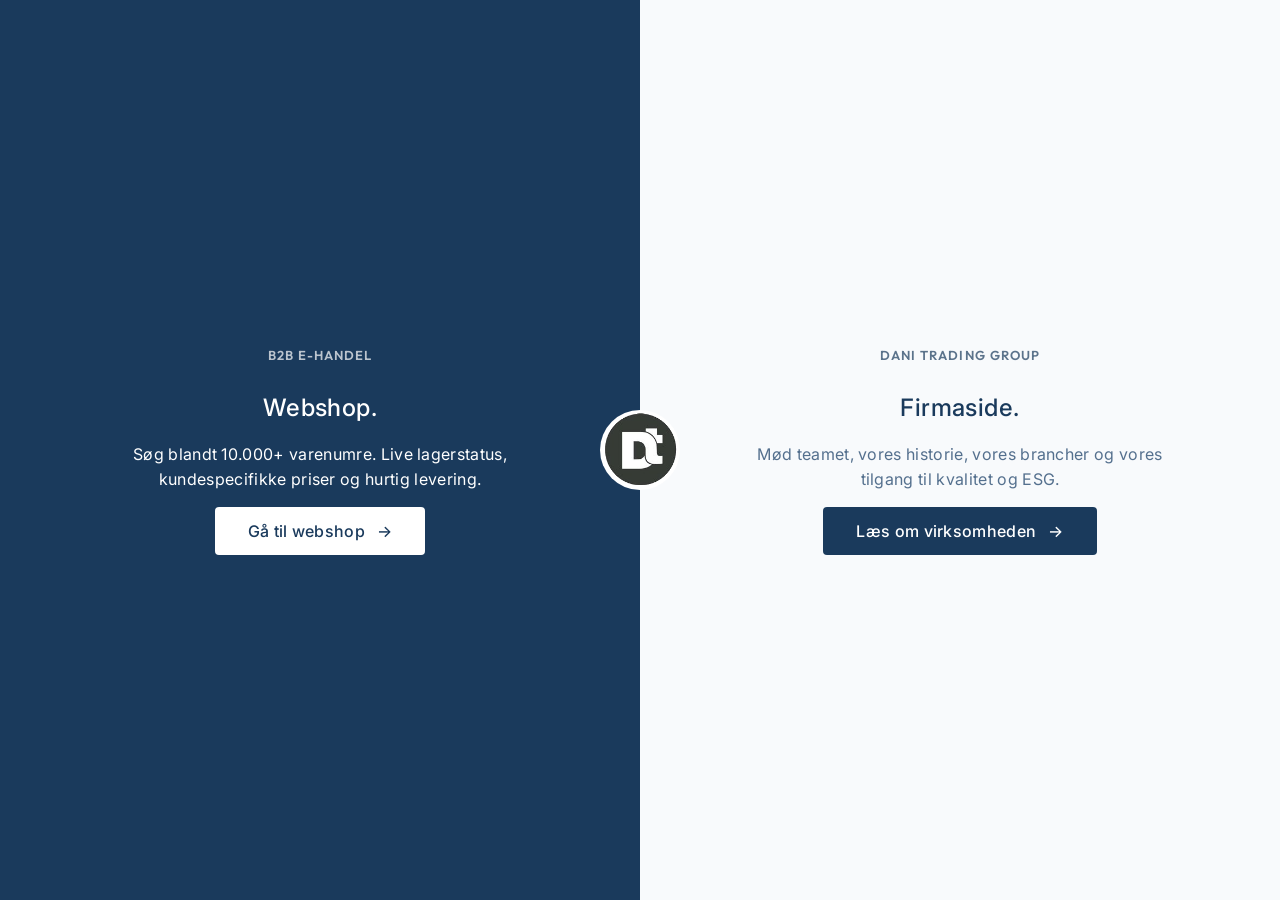
<file: index.html>
<!doctype html>
<html lang="da">
<head>
<meta charset="utf-8">
<meta name="viewport" content="width=device-width, initial-scale=1">
<title>Vælg indgang — Dani Trading A/S</title>
<link rel="canonical" href="https://niktho01.github.io/DanitradingdkAS/index.html">
<meta name="description" content="Vælg mellem Dani Tradings B2B Webshop med 10.000+ varenumre, eller vores Firmaside med info om virksomhed og bæredygtighed.">
<meta property="og:description" content="Vælg mellem danitradings B2B webshop eller firmasiden med info om virksomheden">
<meta property="og:type" content="website">
<meta property="og:url" content="https://niktho01.github.io/DanitradingdkAS/index.html">
<meta property="og:site_name" content="Dani Trading A/S">
<meta property="og:locale" content="da_DK">
<meta property="og:image" content="https://niktho01.github.io/DanitradingdkAS/images/dani_trading_lager.jpg">
<meta name="twitter:image" content="https://niktho01.github.io/DanitradingdkAS/images/dani_trading_lager.jpg">
<link rel="preconnect" href="https://fonts.googleapis.com">
<link rel="preconnect" href="https://fonts.gstatic.com" crossorigin>
<link href="https://fonts.googleapis.com/css2?family=Inter:wght@300;400;500;600;700&family=Outfit:wght@400;500;600&display=swap" rel="stylesheet">
<link rel="stylesheet" href="css/style.css">
<link rel="icon" href="images/DT_logo_transparent.png" type="image/png">
</head>
<body class="splitscreen-body">
<a href="#splitscreen-main" class="skip-link">Gå til indhold</a>

<main id="splitscreen-main" class="splitscreen-screen">
  <h1>Vælg indgang hos Dani Trading A/S</h1>
  <a href="https://www.danitrading.dk/" target="_blank" class="splitscreen-sites splitscreen-sites-left" aria-label="Gå til Dani Tradin Group Webshop">
    <div class="splitscreen-content">
      <span class="splitscreen-opdelt">B2B E-HANDEL</span>
      <h2>Webshop.</h2>
      <p>Søg blandt 10.000+ varenumre. Live lagerstatus, kundespecifikke priser og hurtig levering.</p>
      <span class="btn btn-white splitscreen-btn">Gå til webshop <span class="arr" aria-hidden="true">→</span></span>
    </div>
  </a>
  <a href="firmaside.html" class="splitscreen-sites splitscreen-sites-right" aria-label="Gå til firmasiden for Dani Trading Group">
    <div class="splitscreen-content">
      <span class="splitscreen-opdelt">DANI TRADING GROUP</span>
      <h2>Firmaside.</h2>
      <p>Mød teamet, vores historie, vores brancher og vores tilgang til kvalitet og ESG.</p>
      <span class="btn btn-primary splitscreen-btn">Læs om virksomheden <span class="arr" aria-hidden="true">→</span></span>
    </div>
  </a>
  <div class="splitscreen-brand">
    <img src="images/DT_logo_transparent.png" alt="Dani Trading Logo" class="brand-logo-split">
  </div>
</main>
</body>
</html>
</file>
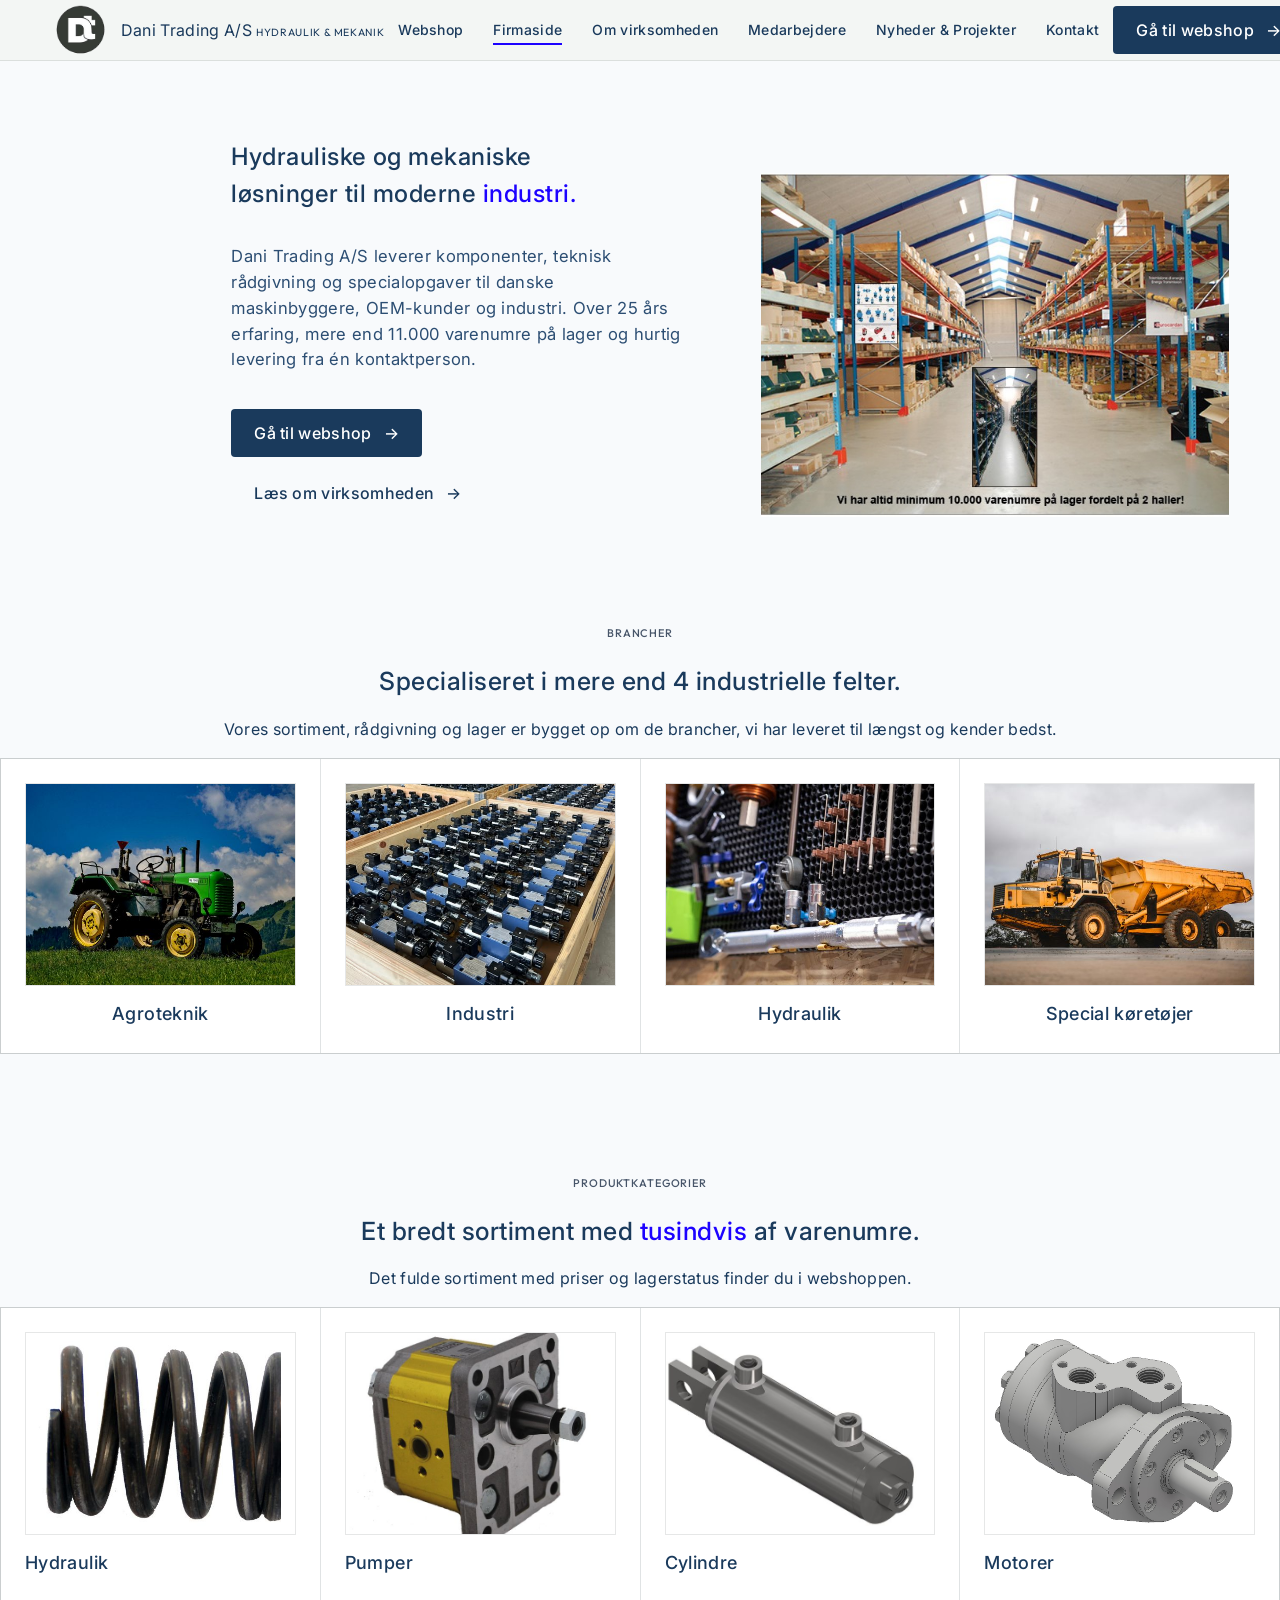
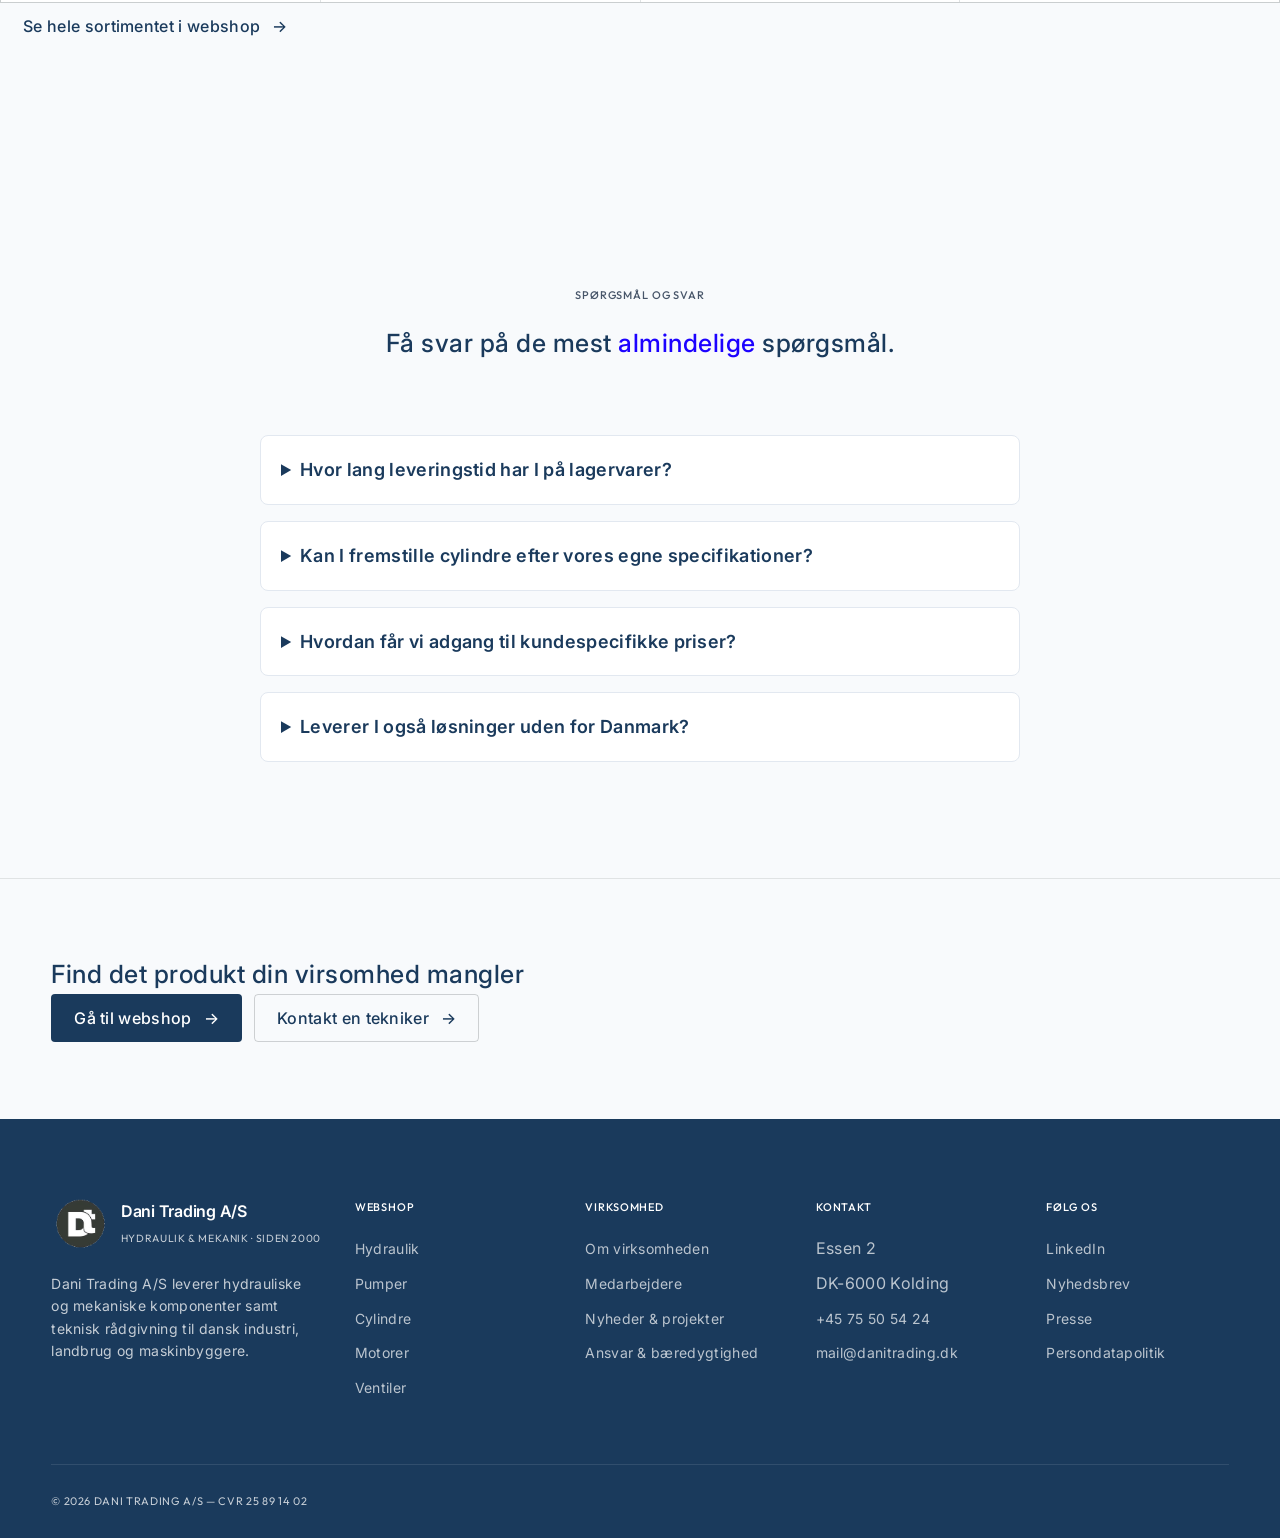
<file: firmaside.html>
<!doctype html>
<html lang="da">
<head>
<meta charset="utf-8">
<meta name="viewport" content="width=device-width, initial-scale=1">
<title>Hydraulik & mekaniske komponenter- Dani Trading A/S</title>
<meta name="description" content="Dani Trading A/S leverer hydraulik og mekaniske komponenter til dansk industri. 25+ års erfaring, 11.000+ varenumre og hurtig levering">
<link rel="canonical" href="https://niktho01.github.io/DanitradingdkAS/firmaside.html">
<link rel="icon" href="images/DT_logo_transparent.png" type="image/png">
<meta property="og:title" content="Firmaside - Dani Trading A/S">
<meta property="og:description" content="Dani Trading A/S leverer hydrauliske og mekaniske komponenter til industri, landbrug, hydraulik, specialkøretøjer og truckbranchen. 25+ års erfaring og over 11.000 varenumre på lager.">
<meta property="og:type" content="website">
<meta property="og:url" content="https://niktho01.github.io/DanitradingdkAS/firmaside.html">
<meta property="og:site_name" content="Dani Trading A/S">
<meta property="og:locale" content="da_DK">
<meta name="twitter:card" content="summary">
<meta name="twitter:title" content="Firmaside - Dani Trading A/S">
<meta name="twitter:description" content="Dani Trading A/S leverer hydrauliske og mekaniske komponenter til industri, landbrug, hydraulik, specialkøretøjer og truckbranchen.">
<meta property="og:image" content="https://niktho01.github.io/DanitradingdkAS/images/dani_trading_lager.jpg">
<meta name="twitter:image" content="https://niktho01.github.io/DanitradingdkAS/images/dani_trading_lager.jpg">
<link rel="preconnect" href="https://fonts.googleapis.com">
<link rel="preconnect" href="https://fonts.gstatic.com" crossorigin>
<link href="https://fonts.googleapis.com/css2?family=Inter:wght@300;400;500;600;700&family=Outfit:wght@400;500;600&display=swap" rel="stylesheet">
<link rel="stylesheet" href="css/style.css">
<script src="js/script.js" defer></script>
</head>
<body>
<a href="#main" class="skip-link">Gå til indhold</a>


<header class="site-header">
  <div class="container site-header-inner">
    <a href="index.html" class="brand" aria-label="Dani Trading A/S - Forside">
      <img src="images/DT_logo_transparent.png" alt="Dani Trading Logo" class="brand-logo">
      <span>
        <span class="brand-namedark">Dani Trading A/S</span>
        <span class="brand-subdark">Hydraulik &amp; Mekanik</span>
      </span>
    </a>

    <nav class="nav" aria-label="Hovednavigation">
      <a href="#" class="nav-link">Webshop</a>
      <a href="firmaside.html" class="nav-link is-active">Firmaside</a>
      <a href="#" class="nav-link">Om virksomheden</a>
      <a href="medarbejdere.html" class="nav-link">Medarbejdere</a>
      <a href="#" class="nav-link">Nyheder &amp; Projekter</a>
      <a href="kontakt.html" class="nav-link">Kontakt</a>
    </nav>

    <div class="header-cta">
      <a href="#" class="btn btn-primary">Gå til webshop <span class="arr" aria-hidden="true">&rarr;</span></a>
    </div>
    <button class="hamburger" aria-label="Åbn menu">
<span></span>
<span></span>
<span></span>
    </button>
  </div>
</header>

<main id="main">


<section class="hero container" aria-label="Forside">
  <div class="hero-grid">
    <div class="hero-overskrift">
      <h1>
        Hydrauliske og
        mekaniske løsninger
        <span>til moderne</span> <span class="blue">industri.</span>
      </h1>
      <p class="hero-lead">
        Dani Trading A/S leverer komponenter, teknisk rådgivning og specialopgaver til
        danske maskinbyggere, OEM-kunder og industri. Over 25 års erfaring, mere end
        11.000 varenumre på lager og hurtig levering fra én kontaktperson.
      </p>
      <div class="hero-ctas">
        <a href="#"  class="btn btn-primary">Gå til webshop <span class="arr" aria-hidden="true">&rarr;</span></a>
        <a href="#" class="btn btn-ghost">Læs om virksomheden <span class="arr" aria-hidden="true">&rarr;</span></a>
      </div>
    </div>
    <div class="herobillede" aria-hidden="true">
      <img src="images/dani_trading_lager.jpg" alt="Dani Trading lager">
    </div>
  </div>
</section>



<section class="section-head section-head--center" aria-label="Brancher vi leverer til">
  <div class="section-head">
    <span class="opdelt">Brancher</span>
    <h2 class="section-heading">Specialiseret i mere end 4 industrielle felter.</h2>
    <p>
      Vores sortiment, rådgivning og lager er bygget op om de brancher, vi har leveret
      til længst og kender bedst.
    </p>
  </div>

    <div class="branche-grid">
    <a href="https://www.danitrading.dk/" target="_blank" class="produkt">
      <div class="branche-img"><img src="images/agroteknik.jpg" alt="Grøn traktor"></div>
      <h3>Agroteknik</h3>
    </a>
    <a href="https://www.danitrading.dk/" target="_blank" class="produkt">
      <div class="branche-img"><img src="images/industry.jpg" alt="industrielle produkter"></div>
      <h3>Industri</h3>
    </a>
    <a href="https://www.danitrading.dk/" target="_blank" class="produkt">
      <div class="branche-img"><img src="images/hydraulik2.jpg" alt="Hydraulisk værktøj"></div>
      <h3>Hydraulik</h3>
    </a>
    <a href="https://www.danitrading.dk/" target="_blank" class="produkt">
      <div class="branche-img"><img src="images/specialkoretoj.jpg" alt="knækstyret pumper"></div>
      <h3>Special køretøjer</h3>
    </a>
  </div>
  </section>


<section class="section container products" aria-label="Produktkategorier">
  <div class="section-head section-head--center">
    <span class="opdelt">Produktkategorier</span>
    <h2 class="section-heading">Et bredt sortiment med <span class="blue">tusindvis</span> af varenumre.</h2>
    <p>
      Det fulde sortiment med priser og
      lagerstatus finder du i webshoppen.
    </p>
  </div>

 <div class="produkt-grid">
    <a href="https://www.danitrading.dk/" target="_blank" class="produkt">
      <div class="produkt-img"><img src="images/hydraulik.jpg" alt="Hydrauliske komponenter"></div>
      <h3>Hydraulik</h3>
    </a>
    <a href="https://www.danitrading.dk/" target="_blank" class="produkt">
      <div class="produkt-img"><img src="images/pumpe.jpg" alt="Produkt kategori Pumper"></div>
      <h3>Pumper</h3>
    </a>
    <a href="https://www.danitrading.dk/" target="_blank" class="produkt">
      <div class="produkt-img"><img src="images/cylinder.jpg" alt="produkt kategori cylinder"></div>
      <h3>Cylindre</h3>
    </a>
    <a href="https://www.danitrading.dk/" target="_blank" class="produkt">
      <div class="produkt-img"><img src="images/motor.jpg" alt="produkt kategori Motorer"></div>
      <h3>Motorer</h3>
    </a>
  </div>

  <div class="produkt-bottom">
    <a href="https://www.danitrading.dk/" target="_blank" class="btn">Se hele sortimentet i webshop <span class="arr" aria-hidden="true">&rarr;</span></a>
  </div>
</section>

<section class="section-faq" aria-label="Ofte stillede spørgsmål">
  <div class="faq-head">
    <span class="opdelt">Spørgsmål og Svar</span>
    <h2 class="section-heading">Få svar på de mest <span class="blue">almindelige</span> spørgsmål.</h2>
  </div>
  <div class="faq-wrapper">
    <details class="faq">
      <summary class="faq-bar">Hvor lang leveringstid har I på lagervarer?</summary>
      <p class="faq-svar">Lagervarer bestilt inden kl. 14:00 sendes samme dag. Typisk levering er 1–2 hverdage i hele Danmark. For specialfremstillede cylindre afhænger leveringen af produktionstiden.</p>
    </details>
    <details class="faq">
      <summary class="faq-bar">Kan I fremstille cylindre efter vores egne specifikationer?</summary>
      <p class="faq-svar">Ja. Vores rådgivningsteam og teknikere kan designe og producere hydraulikcylindre præcis efter jeres 3D-tegninger og specifikationer i vores eget værksted.</p>
    </details>
    <details class="faq">
      <summary class="faq-bar">Hvordan får vi adgang til kundespecifikke priser?</summary>
      <p class="faq-svar">Priserne er aktuelle på webshoppen, kontakt os for eventuelle spørgsmål eller aftaler.</p>
    </details>
    <details class="faq">
      <summary class="faq-bar">Leverer I også løsninger uden for Danmark?</summary>
      <p class="faq-svar">Ja, vi leverer regelmæssigt til resten af Skandinavien samt udvalgte partnere i Nordeuropa. Kontakt os for eksportmuligheder.</p>
    </details>
  </div>
</section>



<section class="cta-kontakt" aria-label="Find det produkt du mangler">
  <div class="container cta-kontakt-inner">
    <h2>Find det produkt din virsomhed mangler</h2>
    <div class="ctas">
      <a href="https://www.danitrading.dk/" target="_blank" class="btn btn-primary">Gå til webshop <span class="arr" aria-hidden="true">&rarr;</span></a>
      <a href="kontakt.html" class="btn btn-transparent">Kontakt en tekniker <span class="arr" aria-hidden="true">&rarr;</span></a>
    </div>
  </div>
</section>

</main>


<footer class="footer">
  <div class="container">
    <div class="footer-top">
      <div class="footer-brand">
        <div class="brand">
          <img src="images/DT_logo_transparent.png" alt="Dani Trading Logo" class="brand-logo">
          <span>
            <span class="brand-name">Dani Trading A/S</span>
            <span class="brand-sub">Hydraulik &amp; Mekanik · Siden 2000</span>
          </span>
        </div>
        <p class="footer-about">
          Dani Trading A/S leverer hydrauliske og mekaniske komponenter samt teknisk
          rådgivning til dansk industri, landbrug og maskinbyggere.
        </p>
      </div>

      <div class="footer-links">
        <p class="footer-heading">Webshop</p>
        <ul>
          <li><a href="https://www.danitrading.dk/" target="_blank">Hydraulik</a></li>
          <li><a href="https://www.danitrading.dk/" target="_blank">Pumper</a></li>
          <li><a href="https://www.danitrading.dk/" target="_blank">Cylindre</a></li>
          <li><a href="https://www.danitrading.dk/" target="_blank">Motorer</a></li>
          <li><a href="https://www.danitrading.dk/" target="_blank">Ventiler</a></li>
        </ul>
      </div>
      <div class="footer-links">
        <p class="footer-heading">Virksomhed</p>
        <ul>
          <li><a href="om.html">Om virksomheden</a></li>
          <li><a href="medarbejdere.html">Medarbejdere</a></li>
          <li><a href="nyheder.html">Nyheder &amp; projekter</a></li>
          <li><a href="om.html#ansvar">Ansvar &amp; bæredygtighed</a></li>
        </ul>
      </div>
      <div class="footer-links">
        <p class="footer-heading">Kontakt</p>
        <ul>
          <li>Essen 2</li>
          <li>DK-6000 Kolding</li>
          <li><a href="tel:+4575505424">+45 75 50 54 24</a></li>
          <li><a href="mailto:mail@danitrading.dk">mail@danitrading.dk</a></li>
        </ul>
      </div>
      <div class="footer-links">
        <p class="footer-heading">Følg os</p>
        <ul>
          <li><a href="#">LinkedIn</a></li>
          <li><a href="#">Nyhedsbrev</a></li>
          <li><a href="#">Presse</a></li>
          <li><a href="#">Persondatapolitik</a></li>
        </ul>
      </div>
    </div>

    <div class="footer-bottom">
      <span>© 2026 Dani Trading A/S — CVR 25 89 14 02</span>
      <span class="links"></span>
    </div>
  </div>
</footer>
</body>
</html>
</file>
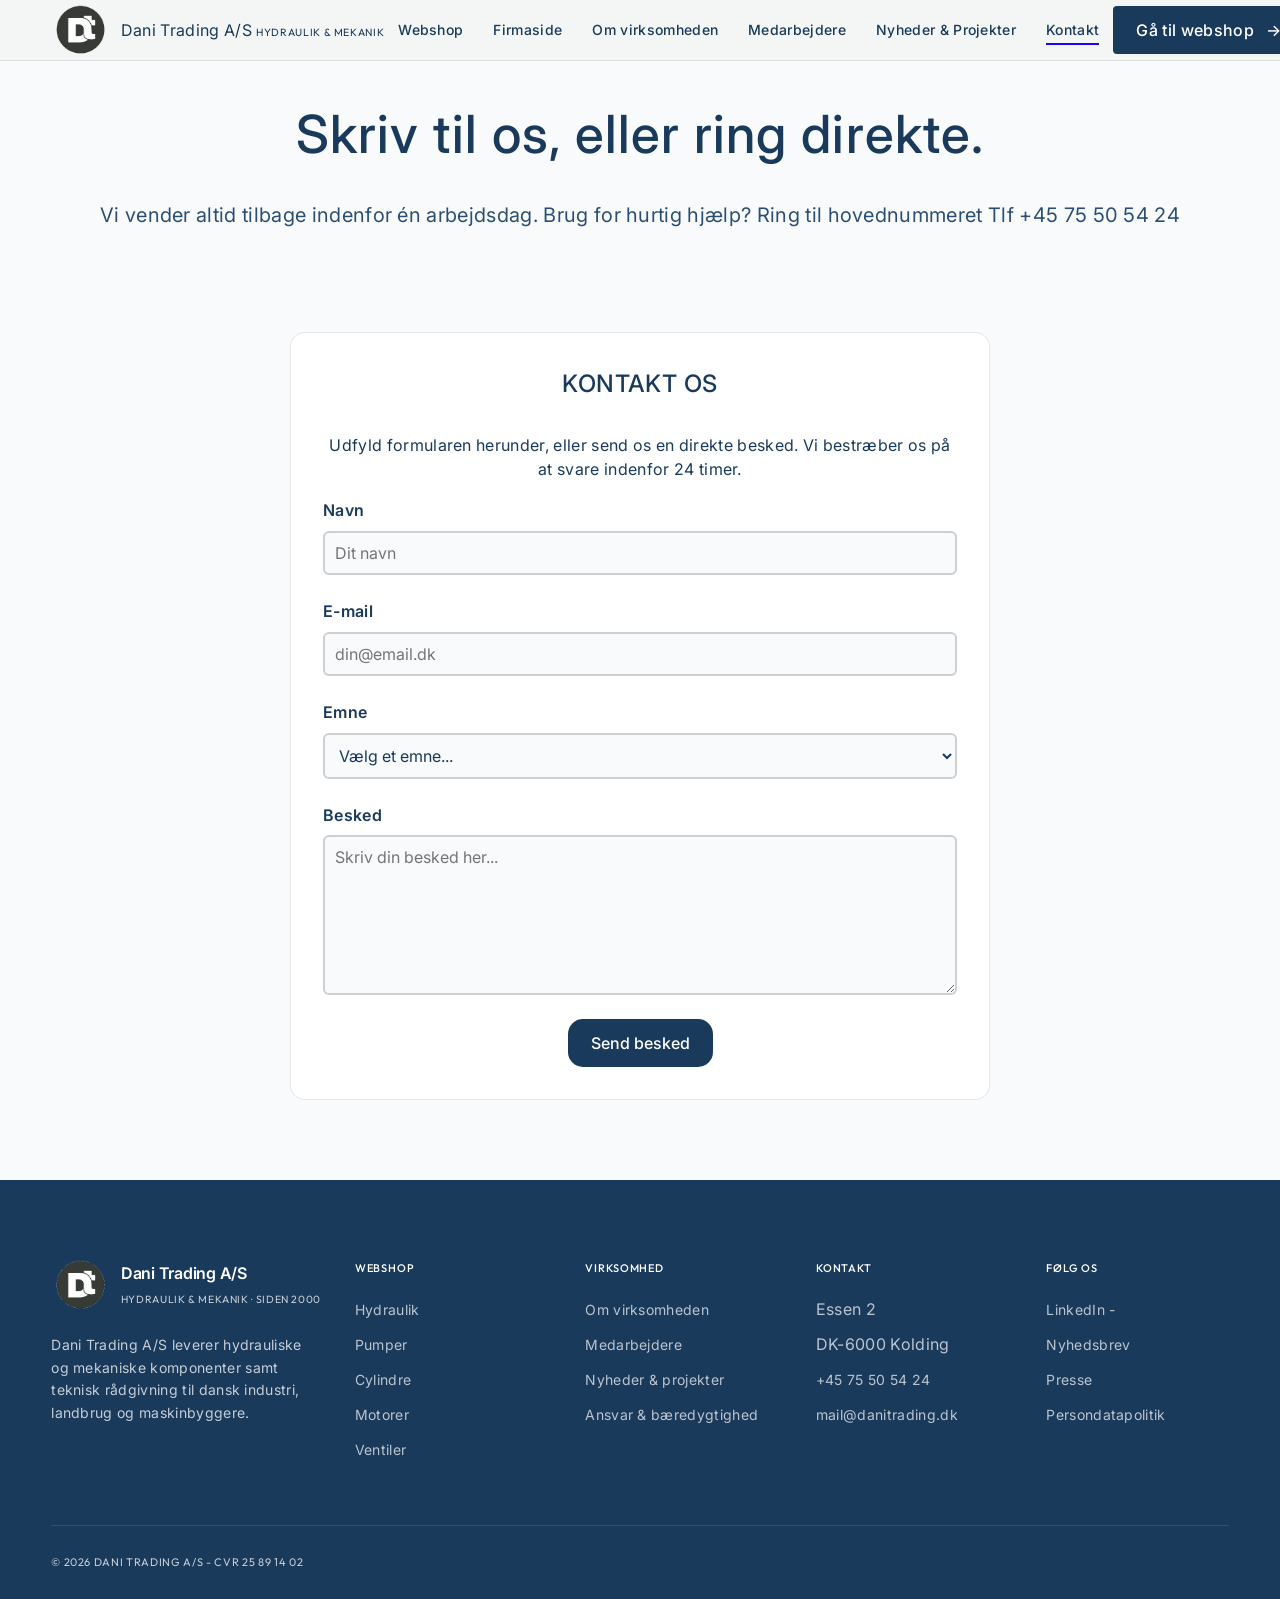
<file: kontakt.html>
<!doctype html>
<html lang="da">
<head>
<meta charset="utf-8">
<meta name="viewport" content="width=device-width, initial-scale=1">
<title>Kontakt  - Dani Trading A/S</title>
<meta name="description" content="Kontakt Dani Trading A/S  - få svar ved at udfylde formularen">
    <link rel="canonical" href="https://niktho01.github.io/DanitradingdkAS/kontakt.html">
    <link rel="icon" href="images/DT_logo_transparent.png" type="image/png">
    <meta property="og:title" content="Kontaktsiden  - Dani Trading A/S">
    <meta property="og:description" content="Kontakt Dani Trading A/S  få rådgivning og svar på eventuelle spørgsmål.">
    <meta property="og:type" content="website">
    <meta property="og:url" content="https://niktho01.github.io/DanitradingdkAS/kontakt.html">
    <meta property="og:site_name" content="Dani Trading A/S">
    <meta property="og:locale" content="da_DK">
    <meta name="twitter:card" content="summary">
    <meta name="twitter:title" content="Kontakt  - Dani Trading A/S">
    <meta name="twitter:description" content="Kontakt Dani Trading A/S  få rådgivning og svar på eventuelle spørgsmål.">
    <meta property="og:image" content="https://niktho01.github.io/DanitradingdkAS/images/dani_trading_lager.jpg">
<meta name="twitter:image" content="https://niktho01.github.io/DanitradingdkAS/images/dani_trading_lager.jpg">
<link rel="preconnect" href="https://fonts.googleapis.com">
<link rel="preconnect" href="https://fonts.gstatic.com" crossorigin>
<link href="https://fonts.googleapis.com/css2?family=Inter:wght@300;400;500;600;700&family=Outfit:wght@400;500;600&display=swap" rel="stylesheet">
<link rel="stylesheet" href="css/style.css">
 <script src="js/script.js" defer></script>
</head>
<body>
<a href="#main" class="skip-link">Gå til indhold</a>

<header class="site-header">
  <div class="container site-header-inner">
    <a href="index.html" class="brand" aria-label="Dani Trading A/S  - Forside">
      <img src="images/DT_logo_transparent.png" alt="Dani Trading Logo" class="brand-logo">
      <span>
        <span class="brand-namedark">Dani Trading A/S</span>
        <span class="brand-subdark">Hydraulik &amp; Mekanik</span>
      </span>
    </a>
    <nav class="nav" aria-label="Hovednavigation">
      <a href="#" target="_blank" class="nav-link">Webshop</a>
      <a href="firmaside.html" class="nav-link">Firmaside</a>
      <a href="#" class="nav-link">Om virksomheden</a>
      <a href="medarbejdere.html" class="nav-link">Medarbejdere</a>
      <a href="#" class="nav-link">Nyheder &amp; Projekter</a>
      <a href="kontakt.html" class="nav-link is-active">Kontakt</a>
    </nav>
    <div class="header-cta">
      <a href="#" class="btn btn-primary">Gå til webshop <span class="arr" aria-hidden="true">&rarr;</span></a>
    </div>
<button class="hamburger" aria-label="Åbn menu">
<span></span>
<span></span>
<span></span>
    </button>
  </div>
</header>


<main id="main">
<section class="medarbejdertop">
  <div class="page-head-overskrift">
    <div>
      <h1>Skriv til os, eller ring direkte.</h1>
    </div>
    <p class="page-head">
      Vi vender altid tilbage indenfor én arbejdsdag. Brug for hurtig hjælp? Ring til hovednummeret <a href="tel:+4575505424"><span class="label">Tlf</span> +45 75 50 54 24</a>
    </p>
  </div>
</section>

<div class="contact-main">
            <div class="page-head-overskrift2">    
             <section class="contact-section" aria-label="skriv direkte">
            <h2>KONTAKT OS</h2>
            <p>Udfyld formularen herunder, eller send os en direkte besked. Vi bestræber os på at svare indenfor 24 timer.</p>
            
            
            <form class="contact-form" action="#" method="post" aria-label="Kontaktformular">
                <div class="form-group">
                    <label for="name">Navn</label>
                    <input type="text" id="name" name="name" placeholder="Dit navn" required>
                </div>

                <div class="form-group">
                    <label for="email">E-mail</label>
                    <input type="email" id="email" name="email" placeholder="din@email.dk" required>
                </div>

                <div class="form-group">
                    <label for="emne">Emne</label>
                    <select name="emne" id="emne" required>
                        <option value="" disabled selected>Vælg et emne...</option>
                        <option value="Generel forespørgsel">Generel forespørgsel</option>
                        <option value="Spørgsmål om varenumre">Spørgsmål om Varenummer</option>
                        <option value="Samarbejde / Partnerskab">Samarbejde / Partnerskab</option>
                        <option value="Pressehenvendelse">Pressehenvendelse</option>
                        <option value="Feedback / Forslag">Feedback / Forslag</option>
                    </select>
                </div>
                
                <div class="form-group">
                    <label for="message">Besked</label>
                    <textarea id="message" name="message" rows="5" placeholder="Skriv din besked her..." required></textarea>
                </div>

                 <button type="submit" class="btnkontakt">Send besked</button>

                 </form>
             </section>
                 </div>
                 </div>
                 </main>

                 <footer class="footer">
  <div class="container">
    <div class="footer-top">
      <div class="footer-brand">
        <div class="brand">
          <img src="images/DT_logo_transparent.png" alt="Dani Trading Logo" class="brand-logo">
          <span>
            <span class="brand-name">Dani Trading A/S</span>
            <span class="brand-sub">Hydraulik &amp; Mekanik · Siden 2000</span>
          </span>
        </div>
        <p class="footer-about">
          Dani Trading A/S leverer hydrauliske og mekaniske komponenter samt teknisk
          rådgivning til dansk industri, landbrug og maskinbyggere.
        </p>
      </div>
      <div class="footer-links"><p class="footer-heading">Webshop</p><ul>
        <li><a href="https://www.danitrading.dk/" target="_blank">Hydraulik</a></li>
        <li><a href="https://www.danitrading.dk/" target="_blank">Pumper</a></li>
        <li><a href="https://www.danitrading.dk/" target="_blank">Cylindre</a></li>
        <li><a href="https://www.danitrading.dk/" target="_blank">Motorer</a></li>
        <li><a href="https://www.danitrading.dk/" target="_blank">Ventiler</a></li>
      </ul></div>
      <div class="footer-links"><p class="footer-heading">Virksomhed</p><ul>
        <li><a href="om.html">Om virksomheden</a></li>
        <li><a href="medarbejdere.html">Medarbejdere</a></li>
        <li><a href="nyheder.html">Nyheder &amp; projekter</a></li>
        <li><a href="om.html#ansvar">Ansvar &amp; bæredygtighed</a></li>
      </ul></div>
      <div class="footer-links"><p class="footer-heading">Kontakt</p><ul>
        <li>Essen 2</li>
        <li>DK-6000 Kolding</li>
        <li><a href="tel:+4575505424">+45 75 50 54 24</a></li>
        <li><a href="mailto:mail@danitrading.dk">mail@danitrading.dk</a></li>
      </ul></div>
      <div class="footer-links"><p class="footer-heading">Følg os</p><ul>
        <li><a href="#">LinkedIn  - </a></li>
        <li><a href="#">Nyhedsbrev</a></li>
        <li><a href="#">Presse</a></li>
        <li><a href="#">Persondatapolitik</a></li>
      </ul></div>
    </div>
    <div class="footer-bottom">
      <span>© 2026 Dani Trading A/S  - CVR 25 89 14 02</span>
    </div>
  </div>
</footer>
</file>
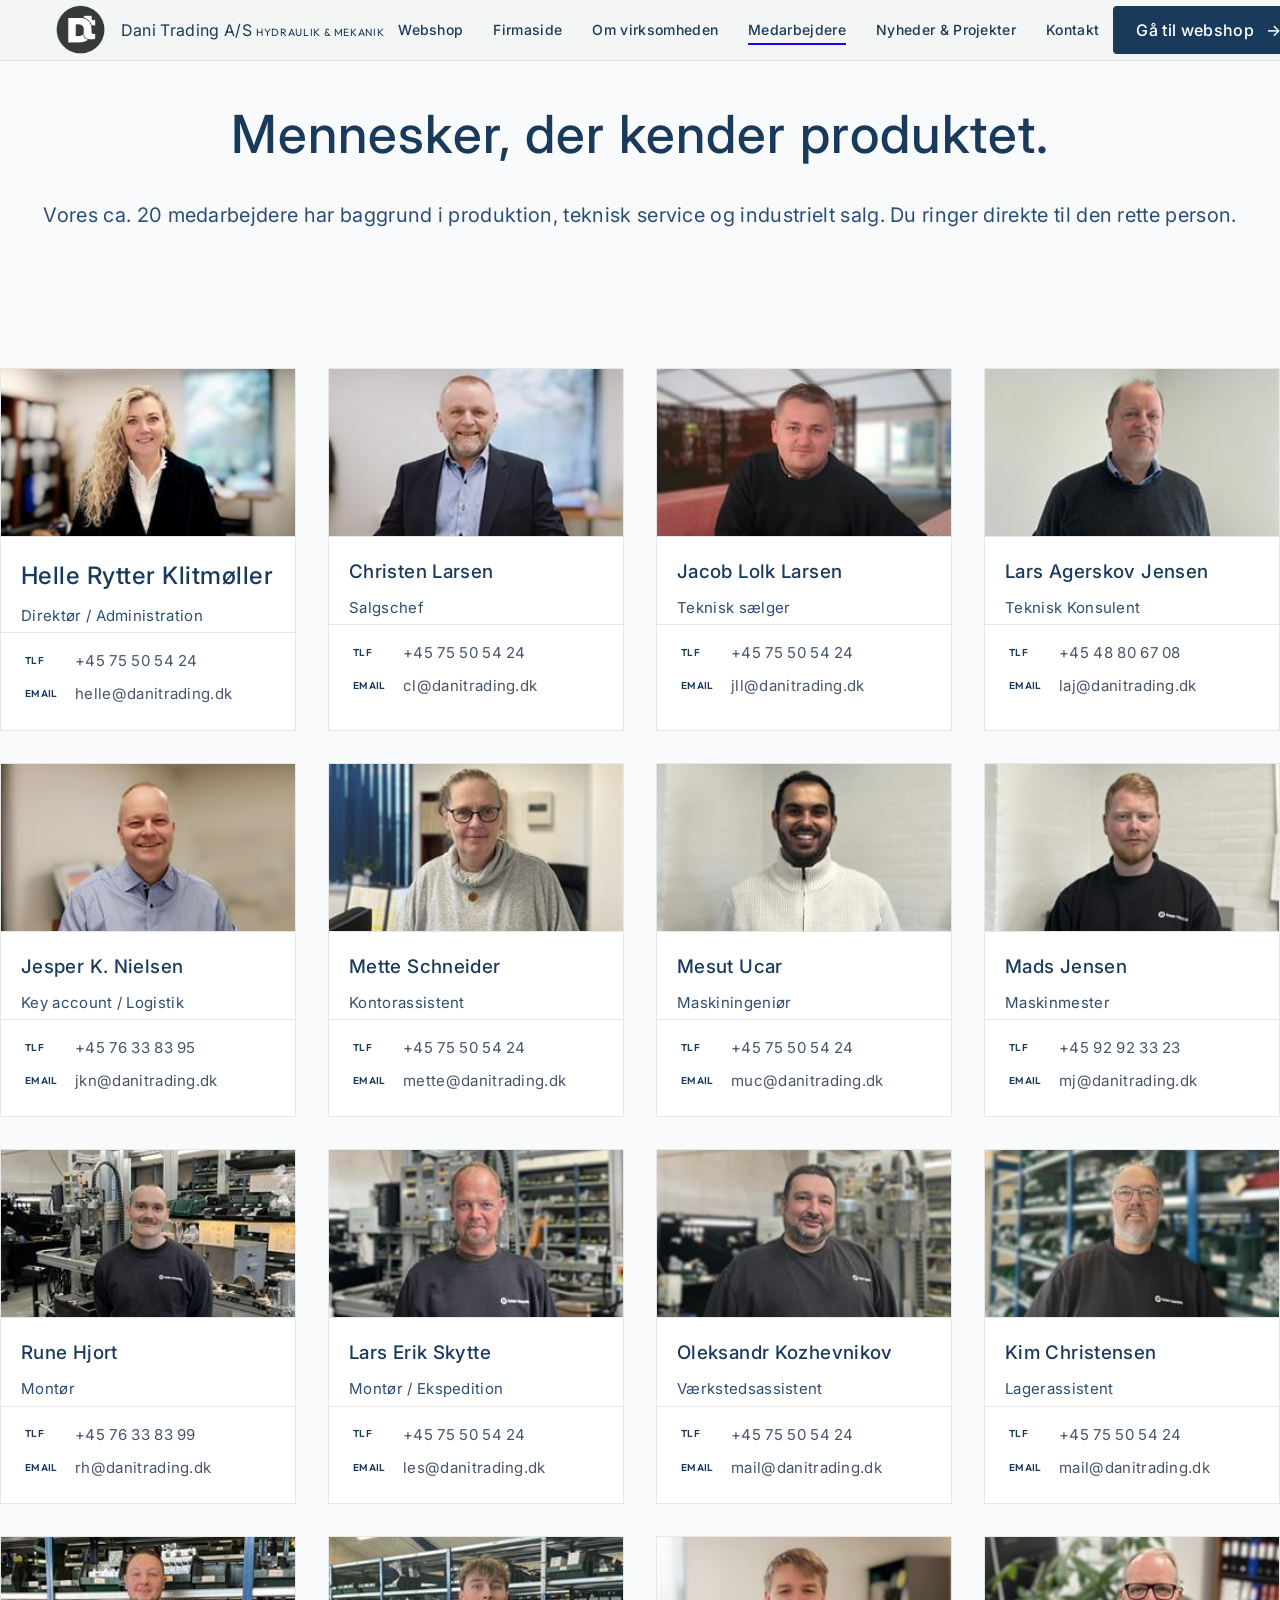
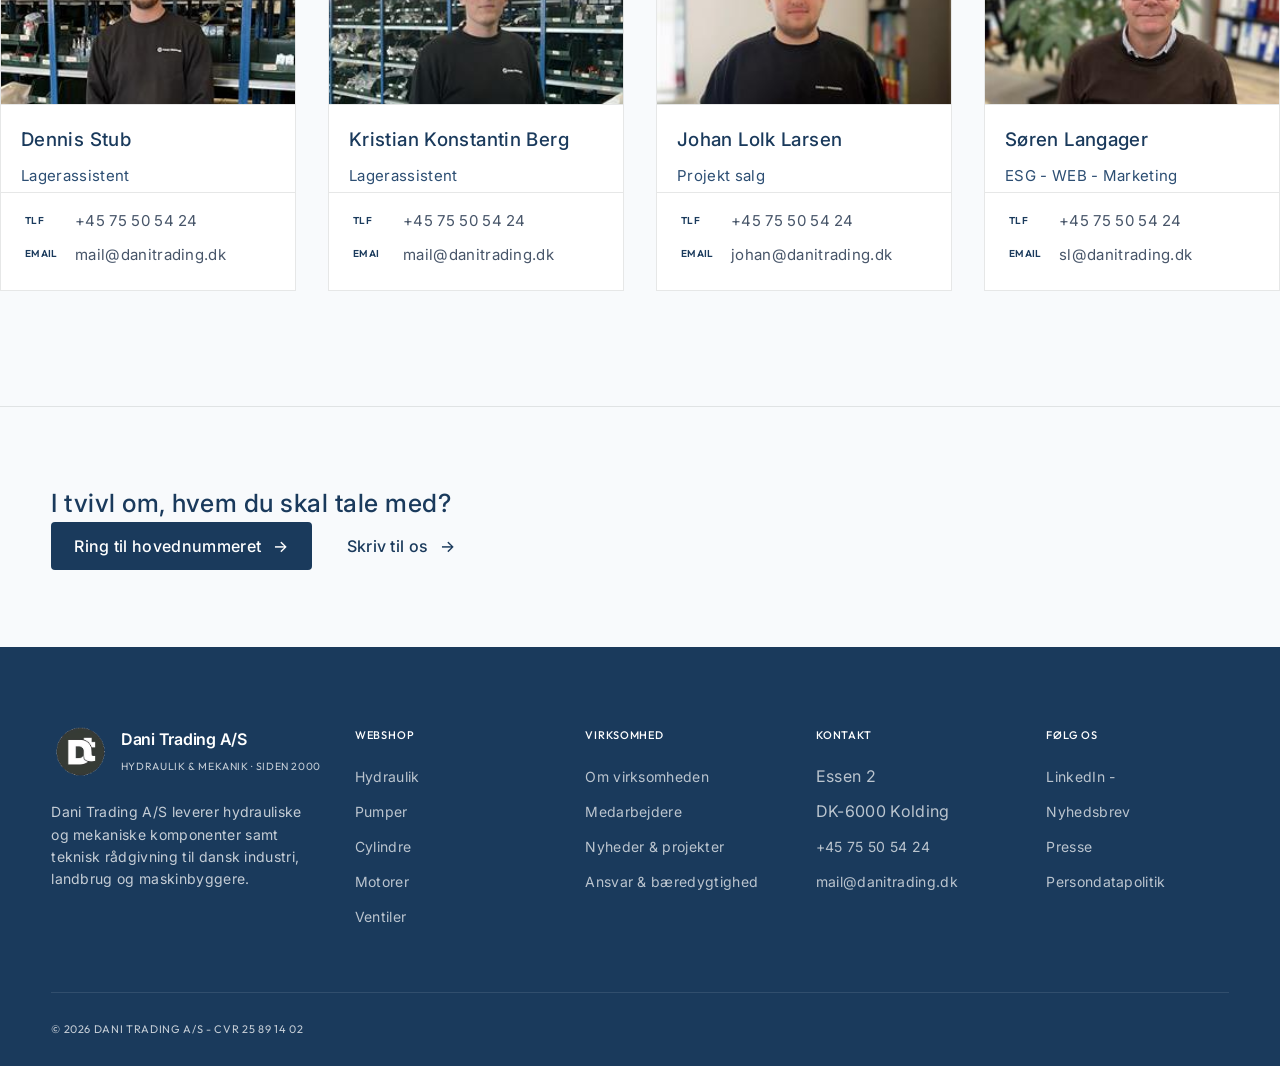
<file: medarbejdere.html>
<!doctype html>
<html lang="da">
<head>
<meta charset="utf-8">
<meta name="viewport" content="width=device-width, initial-scale=1">
<title>Medarbejdere  - Dani Trading A/S</title>
<meta name="description" content="Mød teamet bag Dani Trading A/S  - teknisk salg, rådgivning, indkøb og lager. Direkte kontakt.">
    <link rel="canonical" href="https://niktho01.github.io/DanitradingdkAS/medarbejdere.html#">
    <link rel="icon" href="images/DT_logo_transparent.png" type="image/png">
    <meta property="og:title" content="Medarbejdere  - Dani Trading A/S">
    <meta property="og:description" content="Mød teamet bag Dani Trading  - teknisk salg, rådgivning, lager og administration.">
    <meta property="og:type" content="website">
    <meta property="og:url" content="https://niktho01.github.io/DanitradingdkAS/medarbejdere.html#">
    <meta property="og:site_name" content="Dani Trading A/S">
    <meta property="og:locale" content="da_DK">
    <meta name="twitter:card" content="summary">
    <meta name="twitter:title" content="Medarbejdere  - Dani Trading A/S">
    <meta name="twitter:description" content="Mød teamet bag Dani Trading  - teknisk salg, rådgivning, lager og administration.">
    <meta property="og:image" content="https://niktho01.github.io/DanitradingdkAS/images/dani_trading_lager.jpg">
<meta name="twitter:image" content="https://niktho01.github.io/DanitradingdkAS/images/dani_trading_lager.jpg">
<link rel="preconnect" href="https://fonts.googleapis.com">
<link rel="preconnect" href="https://fonts.gstatic.com" crossorigin>
<link href="https://fonts.googleapis.com/css2?family=Inter:wght@300;400;500;600;700&family=Outfit:wght@400;500;600&display=swap" rel="stylesheet">
<link rel="stylesheet" href="css/style.css">
 <script src="js/script.js" defer></script>
</head>
<body>
<a href="#main" class="skip-link">Gå til indhold</a>

<header class="site-header">
  <div class="container site-header-inner">
    <a href="index.html" class="brand" aria-label="Dani Trading A/S  - Forside">
      <img src="images/DT_logo_transparent.png" alt="Dani Trading Logo" class="brand-logo">
      <span>
        <span class="brand-namedark">Dani Trading A/S</span>
        <span class="brand-subdark">Hydraulik &amp; Mekanik</span>
      </span>
    </a>
    <nav class="nav" aria-label="Hovednavigation">
      <a href="#" target="_blank" class="nav-link">Webshop</a>
      <a href="firmaside.html" class="nav-link">Firmaside</a>
      <a href="#" class="nav-link">Om virksomheden</a>
      <a href="medarbejdere.html" class="nav-link is-active">Medarbejdere</a>
      <a href="#" class="nav-link">Nyheder &amp; Projekter</a>
      <a href="kontakt.html" class="nav-link">Kontakt</a>
    </nav>
    <div class="header-cta">
      <a href="#" class="btn btn-primary">Gå til webshop <span class="arr" aria-hidden="true">&rarr;</span></a>
    </div>
    <button class="hamburger" aria-label="Åbn menu">
<span></span>
<span></span>
<span></span>
    </button>
  </div>
</header>



<main id="main">
<section class="medarbejdertop" aria-label="Medarbejder præsentation">
  <div class="page-head-overskrift">
    <div>
      <h1>Mennesker, der kender produktet.</h1>
    </div>
    <p class="page-head">
      Vores ca. 20 medarbejdere har baggrund i produktion, teknisk service og industrielt
      salg. Du ringer direkte til den rette person.
    </p>
  </div>
</section>


<section class="section container" aria-label="medarbejder oversigt">


  <div class="ansat-grid">
    <article class="ansat">

      <div class="ansat-photo"><img src="images/helle_rytter.jpg" alt="Helle Rytter Klitmøller"></div>
      <div>
        <div class="ansat-head"><div>
          <h2 class="ansat-navn">Helle Rytter Klitmøller</h2>
          <div class="ansat-role">Direktør / Administration</div>
        </div></div>
      </div>
      <div class="ansat-contact">
        <a href="tel:+4575505424"><span class="label">Tlf</span> +45 75 50 54 24</a>
        <a href="mailto:helle@danitrading.dk"><span class="label">Email</span> helle@danitrading.dk</a>
      </div>
    </article>
    <article class="ansat">

      <div class="ansat-photo"><img src="images/christen_larsen.jpg" alt="Christen Larsen"></div>
      <div>
        <div class="ansat-head"><div>
          <h3 class="ansat-navn">Christen Larsen</h3>
          <div class="ansat-role">Salgschef</div>
        </div></div>
      </div>
      <div class="ansat-contact">
        <a href="tel:+4575505424"><span class="label">Tlf</span> +45 75 50 54 24</a>
        <a href="mailto:cl@danitrading.dk"><span class="label">Email</span> cl@danitrading.dk</a>
      </div>
    </article>
    <article class="ansat">

      <div class="ansat-photo"><img src="images/jacob_lolk_larsen.jpg" alt="Jacob Lolk larsen"></div>
      <div>
        <div class="ansat-head"><div>
          <h3 class="ansat-navn">Jacob Lolk Larsen</h3>
          <div class="ansat-role">Teknisk sælger</div>
        </div></div>
      </div>
      <div class="ansat-contact">
        <a href="tel:+4575505424"><span class="label">Tlf</span> +45 75 50 54 24</a>
        <a href="mailto:jll@danitrading.dk"><span class="label">Email</span> jll@danitrading.dk</a>
      </div>
    </article>
    <article class="ansat">

      <div class="ansat-photo"><img src="images/lars_agerskov_jensen.jpg" alt="Lars Agerskov Jensen"></div>
      <div>
        <div class="ansat-head"><div>
          <h3 class="ansat-navn">Lars Agerskov Jensen</h3>
          <div class="ansat-role">Teknisk Konsulent</div>
        </div></div>
      </div>
      <div class="ansat-contact">
        <a href="tel:+4548806708"><span class="label">Tlf</span> +45 48 80 67 08</a>
        <a href="mailto:laj@danitrading.dk"><span class="label">Email</span> laj@danitrading.dk</a>
      </div>
    </article>
    <article class="ansat">

      <div class="ansat-photo"><img src="images/jesper_k_nielsen.jpg" alt="Jesper K. Nielsen"></div>
      <div>
        <div class="ansat-head"><div>
          <h3 class="ansat-navn">Jesper K. Nielsen</h3>
          <div class="ansat-role">Key account / Logistik</div>
        </div></div>
      </div>
      <div class="ansat-contact">
        <a href="tel:+4576338395"><span class="label">Tlf</span> +45 76 33 83 95</a>
        <a href="mailto:jkn@danitrading.dk"><span class="label">Email</span> jkn@danitrading.dk</a>
      </div>
    </article>
    <article class="ansat">

      <div class="ansat-photo"><img src="images/mette_schneider.jpg" alt="Mette Schneider"></div>
      <div>
        <div class="ansat-head"><div>
          <h3 class="ansat-navn">Mette Schneider</h3>
          <div class="ansat-role">Kontorassistent</div>
        </div></div>
      </div>
      <div class="ansat-contact">
        <a href="tel:+4575505424"><span class="label">Tlf</span> +45 75 50 54 24</a>
        <a href="mailto:mette@danitrading.dk"><span class="label">Email</span> mette@danitrading.dk</a>
      </div>
    </article>
    <article class="ansat">

      <div class="ansat-photo"><img src="images/mesut_ucar.jpg" alt="Mesut Ucar"></div>
      <div>
        <div class="ansat-head"><div>
          <h3 class="ansat-navn">Mesut Ucar</h3>
          <div class="ansat-role">Maskiningeniør</div>
        </div></div>
      </div>
      <div class="ansat-contact">
        <a href="tel:+4575505424"><span class="label">Tlf</span> +45 75 50 54 24</a>
        <a href="mailto:muc@danitrading.dk"><span class="label">Email</span> muc@danitrading.dk</a>
      </div>
    </article>
    <article class="ansat">

      <div class="ansat-photo"><img src="images/mads_jensen.jpg" alt="Mads Jensen"></div>
      <div>
        <div class="ansat-head"><div>
          <h3 class="ansat-navn">Mads Jensen</h3>
          <div class="ansat-role">Maskinmester</div>
        </div></div>
      </div>
      <div class="ansat-contact">
        <a href="tel:+4592923323"><span class="label">Tlf</span> +45 92 92 33 23</a>
        <a href="mailto:mj@danitrading.dk"><span class="label">Email</span> mj@danitrading.dk</a>
      </div>
    </article>
    <article class="ansat">

      <div class="ansat-photo"><img src="images/rune_hjort.jpg" alt="Rune Hjort"></div>
      <div>
        <div class="ansat-head"><div>
          <h3 class="ansat-navn">Rune Hjort</h3>
          <div class="ansat-role">Montør</div>
        </div></div>
      </div>
      <div class="ansat-contact">
        <a href="tel:+4576338399"><span class="label">Tlf</span> +45 76 33 83 99</a>
        <a href="mailto:rh@danitrading.dk"><span class="label">Email</span> rh@danitrading.dk</a>
      </div>
    </article>
    <article class="ansat">

      <div class="ansat-photo"><img src="images/lars_erik_skytte.jpg" alt="Lars Erik Skytte"></div>
      <div>
        <div class="ansat-head"><div>
          <h3 class="ansat-navn">Lars Erik Skytte</h3>
          <div class="ansat-role">Montør / Ekspedition</div>
        </div></div>
      </div>
      <div class="ansat-contact">
        <a href="tel:+4575505424"><span class="label">Tlf</span> +45 75 50 54 24</a>
        <a href="mailto:les@danitrading.dk"><span class="label">Email</span> les@danitrading.dk</a>
      </div>
    </article>
    <article class="ansat">

      <div class="ansat-photo"><img src="images/oleksandr_kozhevnikov.jpg" alt="Oleksandre Kozhevnikov"></div>
      <div>
        <div class="ansat-head"><div>
          <h3 class="ansat-navn">Oleksandr Kozhevnikov</h3>
          <div class="ansat-role">Værkstedsassistent</div>
        </div></div>
      </div>
      <div class="ansat-contact">
        <a href="tel:+4575505424"><span class="label">Tlf</span> +45 75 50 54 24</a>
        <a href="mailto:mail@danitrading.dk"><span class="label">Email</span> mail@danitrading.dk</a>
      </div>
    </article>
    <article class="ansat">

      <div class="ansat-photo"><img src="images/kim_christensen.jpg" alt="Kim Christensen"></div>
      <div>
        <div class="ansat-head"><div>
          <h3 class="ansat-navn">Kim Christensen</h3>
          <div class="ansat-role">Lagerassistent</div>
        </div></div>
      </div>
      <div class="ansat-contact">
        <a href="tel:+4575505424"><span class="label">Tlf</span> +45 75 50 54 24</a>
        <a href="mailto:mail@danitrading.dk"><span class="label">Email</span> mail@danitrading.dk</a>
      </div>
    </article>
    <article class="ansat">

      <div class="ansat-photo"><img src="images/dennis_stub.jpg" alt="Dennis Stub"></div>
      <div>
        <div class="ansat-head"><div>
          <h3 class="ansat-navn">Dennis Stub</h3>
          <div class="ansat-role">Lagerassistent</div>
        </div></div>
      </div>
      <div class="ansat-contact">
        <a href="tel:+4575505424"><span class="label">Tlf</span> +45 75 50 54 24</a>
        <a href="mailto:mail@danitrading.dk"><span class="label">Email</span> mail@danitrading.dk</a>
      </div>
    </article>
    <article class="ansat">

      <div class="ansat-photo"><img src="images/kristian_konstantin_berg.jpg" alt="Kristtian Konstantin Berg"></div>
      <div>
        <div class="ansat-head"><div>
          <h3 class="ansat-navn">Kristian Konstantin Berg</h3>
          <div class="ansat-role">Lagerassistent</div>
        </div></div>
      </div>
      <div class="ansat-contact">
        <a href="tel:+4575505424"><span class="label">Tlf</span> +45 75 50 54 24</a>
        <a href="mailto:mail@danitrading.dk"><span class="label">Emai</span> mail@danitrading.dk</a>
      </div>
    </article>
    <article class="ansat">

      <div class="ansat-photo"><img src="images/johan_lolk_larsen.jpg" alt="Johan Lolk Larsen"></div>
      <div>
        <div class="ansat-head"><div>
          <h3 class="ansat-navn">Johan Lolk Larsen</h3>
          <div class="ansat-role">Projekt salg</div>
        </div></div>
      </div>
      <div class="ansat-contact">
        <a href="tel:+4575505424"><span class="label">Tlf</span> +45 75 50 54 24</a>
        <a href="mailto:johan@danitrading.dk"><span class="label">Email</span> johan@danitrading.dk</a>
      </div>
    </article>
    <article class="ansat">

      <div class="ansat-photo"><img src="images/soeren_langager.jpg" alt="Søren Langager"></div>
      <div>
        <div class="ansat-head"><div>
          <h3 class="ansat-navn">Søren Langager</h3>
          <div class="ansat-role">ESG - WEB - Marketing</div>
        </div></div>
      </div>
      <div class="ansat-contact">
        <a href="tel:+4575505424"><span class="label">Tlf</span> +45 75 50 54 24</a>
        <a href="mailto:sl@danitrading.dk"><span class="label">Email</span> sl@danitrading.dk</a>
      </div>
    </article>
  </div>
</section>


<section class="cta-kontakt" aria-label="Muligheder for kontakt">
  <div class="container cta-kontakt-inner">
    <h2>I tvivl om, hvem du skal tale med?</h2>
    <div class="ctas">
      <a href="tel:+4575505424" class="btn btn-primary">Ring til hovednummeret <span class="arr" aria-hidden="true">&rarr;</span></a>
      <a href="kontakt.html" class="btn btn-ghost">Skriv til os <span class="arr" aria-hidden="true">&rarr;</span></a>
    </div>
  </div>
</section>

</main>

<footer class="footer">
  <div class="container">
    <div class="footer-top">
      <div class="footer-brand">
        <div class="brand">
          <img src="images/DT_logo_transparent.png" alt="Dani Trading Logo" class="brand-logo">
          <span>
            <span class="brand-name">Dani Trading A/S</span>
            <span class="brand-sub">Hydraulik &amp; Mekanik · Siden 2000</span>
          </span>
        </div>
        <p class="footer-about">
          Dani Trading A/S leverer hydrauliske og mekaniske komponenter samt teknisk
          rådgivning til dansk industri, landbrug og maskinbyggere.
        </p>
      </div>
      <div class="footer-links"><p class="footer-heading">Webshop</p><ul>
        <li><a href="https://www.danitrading.dk/" target="_blank">Hydraulik</a></li>
        <li><a href="https://www.danitrading.dk/" target="_blank">Pumper</a></li>
        <li><a href="https://www.danitrading.dk/" target="_blank">Cylindre</a></li>
        <li><a href="https://www.danitrading.dk/" target="_blank">Motorer</a></li>
        <li><a href="https://www.danitrading.dk/" target="_blank">Ventiler</a></li>
      </ul></div>
      <div class="footer-links"><p class="footer-heading">Virksomhed</p><ul>
        <li><a href="om.html">Om virksomheden</a></li>
        <li><a href="medarbejdere.html">Medarbejdere</a></li>
        <li><a href="nyheder.html">Nyheder &amp; projekter</a></li>
        <li><a href="om.html#ansvar">Ansvar &amp; bæredygtighed</a></li>
      </ul></div>
      <div class="footer-links"><p class="footer-heading">Kontakt</p><ul>
        <li>Essen 2</li>
        <li>DK-6000 Kolding</li>
        <li><a href="tel:+4575505424">+45 75 50 54 24</a></li>
        <li><a href="mailto:mail@danitrading.dk">mail@danitrading.dk</a></li>
      </ul></div>
      <div class="footer-links"><p class="footer-heading">Følg os</p><ul>
        <li><a href="#">LinkedIn  - </a></li>
        <li><a href="#">Nyhedsbrev</a></li>
        <li><a href="#">Presse</a></li>
        <li><a href="#">Persondatapolitik</a></li>
      </ul></div>
    </div>
    <div class="footer-bottom">
      <span>© 2026 Dani Trading A/S  - CVR 25 89 14 02</span>
    </div>
  </div>
</footer>
</file>
<file: css/style.css>
:root {
  --text-primary: #1A3A5C;
  --text-secondary: #2C4E73;
  --text-white: #ffffff;
  --text-muted: #475569;
  --bg-body: #f8fafc;
  --bg-card: #ffffff;
  --color-primary: #1c02ff;
  --color-secondary: #0f5f73;
  --gray-light: #e2e8f0;
  --gray-dark: #475569;
  --border-light: rgba(15,20,22,.10);
  --border-dark: rgba(15,20,22,.18);
  --font-primary: 'Inter', sans-serif;
  --font-secondary: 'Outfit', sans-serif;
  --padding-container: clamp(20px, 4vw, 64px);
}

* {
  box-sizing: border-box;
}

html, body {
  margin: 0;
  padding: 0;
  overflow-x: hidden;
  width: 100%;
}

html {
  scroll-behavior: smooth;
  -webkit-text-size-adjust: 100%;
}

body {
  background: var(--bg-body);
  color: var(--text-primary);
  font-family: var(--font-primary);
  font-size: 16px;
  line-height: 1.55;
  letter-spacing: 0.02em;
  -webkit-font-smoothing: antialiased;
}

h1, h2, h3, h4, h5 {
  font-weight: 500;
  letter-spacing: 0.02em;
  color: var(--text-primary);
  margin: 0;
  text-wrap: balance;
}

img {
  max-width: 100%;
  display: block;
}

a {
  color: inherit;
  text-decoration: none;
}

.btn {
  display: inline-flex;
  align-items: center;
  gap: 12px;
  padding: 0 22px;
  font-family: var(--font-primary);
  font-size: 16px;
  font-weight: 500;
  border-radius: 4px;
  border: 1px solid transparent;
  transition: background 0.25s ease, color 0.25s ease, border-color 0.25s ease;
  white-space: nowrap;
  height: 48px;
}
.btn-primary {
  background: var(--text-primary);
  color: var(--text-white);
}
.btn-primary:hover {
  background: var(--text-secondary);
}
.btn-transparent {
  background: transparent;
  color: var(--text-primary);
  border-color: var(--border-dark);
}
.btn-transparent:hover {
  background: var(--text-primary);
  color: var(--text-white);
}
.btn-white {
  background: var(--text-white);
  color: var(--text-primary);
}
.btn-white:hover {
  background: #a3a5a7;
}

.splitscreen-body {
  margin: 0;
  padding: 0;
  height: 100vh;
  background: var(--text-primary);
  font-family: var(--font-primary);
}

.splitscreen-screen {
  display: flex;
  height: 100vh;
  width: 100%;
  position: relative;
}

.splitscreen-screen > h1:first-child {
  position: absolute;
  width: 1px;
  height: 1px;
  overflow: hidden;
}

.splitscreen-sites {
  flex: 1;
  display: flex;
  flex-direction: column;
  justify-content: center;
  align-items: center;
  text-align: center;
  padding: 40px;
  transition: background 0.3s ease;
  position: relative;
  text-decoration: none;
}
.splitscreen-sites-left {
  background: var(--text-primary);
  color: var(--text-white);
}
.splitscreen-sites-left p {
  color: var(--text-white);
}
.splitscreen-sites-left h2 {
  color: var(--text-white);
}
.splitscreen-sites-right {
  background: var(--bg-body);
  color: var(--text-primary);
}
.splitscreen-sites-right p {
  color: var(--text-secondary);
  opacity: 0.8;
}

.splitscreen-content {
  max-width: 420px;
}

.splitscreen-opdelt {
  font-family: var(--font-secondary);
  font-size: 13px;
  font-weight: 600;
  letter-spacing: 0.08em;
  opacity: 0.7;
  display: block;
  margin-bottom: 24px;
}

.splitscreen-brand {
  position: absolute;
  top: 50%;
  left: 50%;
  transform: translate(-50%, -50%);
  width: 80px;
  height: 80px;
  background: var(--text-white);
  border-radius: 50%;
  display: flex;
  align-items: center;
  justify-content: center;
  pointer-events: none;
}

.splitscreen-btn {
  font-size: 16px;
  padding: 16px 32px;
}

.skip-link {
  position: absolute;
  left: -9999px;
  top: 0;
  z-index: 1000;
  padding: 12px 24px;
  background: var(--color-primary);
  color: var(--text-white);
  font-size: 14px;
  font-weight: 600;
  text-decoration: none;
  border-radius: 0 0 8px 0;
  transition: left 0.2s;
}
.skip-link:focus {
  left: 0;
}

.site-header {
  position: sticky;
  top: 0;
  z-index: 60;
  background: rgb(243, 246, 244);
  border-bottom: 1px solid var(--border-light);
}

.site-header-inner {
  display: flex;
  align-items: center;
  justify-content: space-between;
  height: 60px;
}

.brand {
  display: flex;
  align-items: center;
  gap: 12px;
  flex-shrink: 0;
}

.brand-logo {
  height: 50px;
  width: auto;
  display: block;
}

.brand-logo-split {
  height: 42px;
  width: auto;
  display: block;
  transform: scale(1.8);
}

.brand-name {
  font-weight: 600;
  font-size: 16px;
  letter-spacing: -0.015em;
  white-space: nowrap;
}

.brand-name {
  font-weight: 600;
  font-size: 16px;
  letter-spacing: -0.015em;
  white-space: nowrap;
  color: var(--text-primary);
}

.brand-sub {
  font-family: var(--font-secondary);
  font-size: 10.5px;
  color: var(--text-muted);
  letter-spacing: 0.06em;
  text-transform: uppercase;
  margin-top: 2px;
  white-space: nowrap;
}

.brand-subdark {
  font-family: var(--font-secondary);
  font-size: 10.5px;
  color: var(--text-muted);
  letter-spacing: 0.06em;
  text-transform: uppercase;
  margin-top: 2px;
  white-space: nowrap;
  color: var(--text-primary);
}

.nav {
  display: flex;
  align-items: center;
  gap: 2px;
}

.nav-link {
  position: relative;
  padding: 10px 14px;
  font-size: 14px;
  font-weight: 500;
  color: var(--text-primary);
  white-space: nowrap;
}
.nav-link::after {
  content: "";
  position: absolute;
  left: 14px;
  right: 14px;
  bottom: 6px;
  height: 2px;
  background: var(--text-primary);
  transform: scaleX(0);
}
.nav-link.is-active::after {
  transform: scaleX(1);
  background: var(--color-primary);
}

.header-cta {
  display: flex;
  align-items: center;
  gap: 14px;
}

.container {
  max-width: var(--max-width);
  margin: 0 auto;
  padding: 0 var(--padding-container);
}

.section {
  padding: clamp(64px, 9vw, 128px) 0;
  position: relative;
}
.section + .section {
  border-top: 1px solid var(--border-light);
}

.opdelt {
  display: inline-flex;
  align-items: center;
  gap: 10px;
  font-family: var(--font-secondary);
  font-size: 11px;
  font-weight: 500;
  letter-spacing: 0.08em;
  text-transform: uppercase;
  color: var(--text-muted);
}

.section-head--center {
  text-align: center;
}

.section-head--center .section-heading {
  margin-left: auto;
  margin-right: auto;
}

.section-head--center p {
  margin-left: auto;
  margin-right: auto;
}

.section-heading {
  margin-top: 18px;
  max-width: 40ch;
  font-size: 25px;
}

.cta-kontakt {
  border-top: 1px solid var(--border-light);
  background: var(--bg-body);
  padding: clamp(48px, 6vw, 80px) 0;
}
.cta-kontakt h2 {
  font-size: 25px;
  max-width: 31ch;
  margin: 0;
}

.cta-kontaktt-inner {
  display: flex;
  justify-content: space-between;
  align-items: center;
  gap: 40px;
  flex-wrap: wrap;
}

.ctas {
  display: flex;
  gap: 12px;
  flex-wrap: wrap;
}

.footer {
  background: var(--text-primary);
  color: rgba(255, 255, 255, 0.7);
  padding: 80px 0 28px;
}

.footer-top {
  display: grid;
  grid-template-columns: 1.4fr repeat(4, 1fr);
  gap: 48px;
  padding-bottom: 64px;
  border-bottom: 1px solid rgba(255, 255, 255, 0.1);
}

.footer-brand {
  color: var(--text-primary);
}

.brand-name {
  color: #fff;
}

.brand-sub {
  color: rgba(255, 255, 255, 0.75);
}

.footer-about {
  margin-top: 24px;
  font-size: 14px;
  line-height: 1.6;
  color: rgba(255, 255, 255, 0.75);
  max-width: 38ch;
}

.footer-links h5,
.footer-links .footer-heading {
  color: #fff;
  font-family: var(--font-secondary);
  font-size: 11px;
  letter-spacing: 0.08em;
  text-transform: uppercase;
  font-weight: 500;
  margin: 0 0 20px;
}
.footer-links ul {
  list-style: none;
  padding: 0;
  margin: 0;
  display: flex;
  flex-direction: column;
  gap: 10px;
}
.footer-links a {
  font-size: 14px;
  color: rgba(255, 255, 255, 0.7);
}

.footer-bottom {
  display: flex;
  justify-content: space-between;
  align-items: center;
  flex-wrap: wrap;
  gap: 16px;
  padding-top: 28px;
  font-family: var(--font-secondary);
  font-size: 11px;
  letter-spacing: 0.06em;
  text-transform: uppercase;
  color: rgba(255, 255, 255, 0.75);
}
.footer-bottom .links {
  display: flex;
  gap: 24px;
  flex-wrap: wrap;
}

.footer-heading {
  font-family: var(--font-secondary);
  font-size: 11px;
  font-weight: 600;
  text-transform: uppercase;
  letter-spacing: 0.08em;
  color: rgba(255, 255, 255, 0.75);
  margin-bottom: 16px;
}

.section-faq {
  padding: clamp(64px, 9vw, 128px) 0;
  max-width: var(--max-width);
  margin: 0 auto;
  padding-left: var(--padding-container);
  padding-right: var(--padding-container);
  display: flex;
  flex-direction: column;
  align-items: center;
}
.section-faq .faq-head {
  text-align: center;
  margin-bottom: 40px;
}
.section-faq .faq-wrapper {
  width: 100%;
  max-width: 760px;
}

.faq-wrapper {
  margin-top: 32px;
  display: flex;
  flex-direction: column;
  gap: 16px;
  max-width: 800px;
}

.faq {
  background: var(--bg-card);
  padding: 20px;
  border-radius: 8px;
  border: 1px solid var(--gray-light);
}

.faq-bar {
  font-weight: 600;
  font-size: 18px;
  cursor: pointer;
  text-align: left;
}

.faq-svar {
  margin-top: 12px;
  color: var(--text-secondary);
  line-height: 1.6;
  text-align: left;
}

.hero {
  position: relative;
  overflow: hidden;
  padding-top: clamp(40px, 6vw, 80px);
  padding-bottom: clamp(64px, 8vw, 112px);
}

.hero-overskrift {
  padding-left: 180px;
}

.herobillede img {
  width: 100%;
  height: 100%;
  -o-object-fit: cover;
     object-fit: cover;
  display: block;
}

.hero-grid {
  display: grid;
  grid-template-columns: 1.15fr 0.85fr;
  gap: clamp(28px, 6vw, 80px);
  align-items: end;
}

.hero-lead {
  margin-top: 32px;
  max-width: 46ch;
  font-size: clamp(16px, 1.3vw, 18px);
  line-height: 1.55;
  color: var(--text-secondary);
}

.hero-ctas {
  display: flex;
  gap: 12px;
  margin-top: 36px;
  flex-wrap: wrap;
}

.hero-tag {
  position: absolute;
  top: 16px;
  left: 16px;
  background: var(--text-primary);
  color: #fff;
  font-family: var(--font-secondary);
  font-size: 10.5px;
  letter-spacing: 0.1em;
  text-transform: uppercase;
  padding: 8px 10px;
  display: inline-flex;
  gap: 8px;
  align-items: center;
}

.branche-grid {
  display: grid;
  grid-template-columns: repeat(4, 1fr);
  gap: 1px;
  background: var(--border-light);
  border: 1px solid var(--border-light);
}

.produkt {
  background: var(--bg-card);
  padding: 24px 24px 28px;
  display: flex;
  flex-direction: column;
  gap: 18px;
  position: relative;
}
.produkt h3 {
  font-size: 18px;
  line-height: 1.15;
}

.produkt-grid {
  display: grid;
  grid-template-columns: repeat(4, 1fr);
  gap: 1px;
  background: var(--border-light);
  border: 1px solid var(--border-light);
}

.produkt {
  background: var(--bg-card);
  padding: 24px 24px 28px;
  display: flex;
  flex-direction: column;
  gap: 18px;
  position: relative;
}
.produkt h3 {
  font-size: 18px;
  line-height: 1.15;
}

.produkt-img {
  aspect-ratio: 4/3;
  border: 1px solid var(--border-light);
  position: relative;
  overflow: hidden;
}

.branche-img {
  aspect-ratio: 4/3;
  border: 1px solid var(--border-light);
  position: relative;
  overflow: hidden;
}

.branche-img img {
  width: 100%;
  height: 100%;
  -o-object-fit: cover;
     object-fit: cover;
  display: block;
}

.produkt-img img {
  width: 95%;
  height: 100%;
  -o-object-fit: cover;
     object-fit: cover;
}

.blue {
  color: var(--color-primary);
}

.ansat-grid {
  display: grid;
  grid-template-columns: repeat(4, 1fr);
  gap: 32px;
}

.ansat {
  background: var(--bg-card);
  border: 1px solid var(--border-light);
}

.ansat-photo {
  aspect-ratio: 7/4;
  overflow: hidden;
  border-bottom: 1px solid var(--border-light);
}

.ansat-photo img {
  width: 100%;
  height: 100%;
  -o-object-fit: cover;
     object-fit: cover;
  display: block;
}

.ansat-contact {
  padding: 16px 24px 24px 24px;
  margin-top: auto;
  display: flex;
  flex-direction: column;
  gap: 10px;
  border-top: 1px solid var(--border-light);
}

.ansat-contact a {
  font-size: 15px;
  color: var(--text-muted);
  display: flex;
  align-items: center;
}

.ansat-head {
  padding: 20px 20px 5px;
  text-align: left;
}

.ansat-contact .label {
  font-family: var(--font-secondary);
  font-size: 10px;
  font-weight: 600;
  text-transform: uppercase;
  color: var(--text-primary);
  width: 50px;
}

.ansat-role {
  font-size: 15px;
  color: var(--text-secondary);
  margin-top: 10px;
}

.medarbejdertop {
  padding-top: 1px;
  padding-bottom: 1px;
  overflow: hidden;
}

.page-head-overskrift {
  margin-top: 32px;
  font-size: 35px;
  line-height: 1.55;
  color: var(--text-secondary);
  margin-left: auto;
  margin-right: auto;
  text-align: center;
}

.page-head {
  margin-top: 25px;
  font-size: clamp(20px, 1.3vw, 1px);
  line-height: 1.55;
  color: var(--text-secondary);
}

.page-head-overskrift2 {
  max-width: 700px;
  margin: auto;
  padding-top: 80px;
  padding-bottom: 80px;
}

.page-head-overskrift2 h1 {
  font-size: 25px;
  line-height: 1.2;
  margin-bottom: 24px;
}

.tag {
  display: inline-block;
  font-family: var(--font-secondary);
  font-size: 16px;
  text-transform: uppercase;
  color: var(--text-primary);
  margin-bottom: 24px;
}

.contact-section {
  width: 100%;
  background: var(--bg-card);
  padding: 32px;
  border: 1px solid var(--border-light);
  border-radius: 15px;
}

.contact-section h2 {
  font-size: 24px;
  margin-bottom: 30px;
  color: var(--text-primary);
  text-align: center;
}

.contact-section p {
  text-align: center;
  margin-top: 30px;
}

.contact-form {
  display: flex;
  flex-direction: column;
  gap: 24px;
}

.form-group {
  display: flex;
  flex-direction: column;
  gap: 8px;
}

.form-group label {
  font-size: 16px;
  font-weight: 600;
  color: var(--text-primary);
}

.form-group input,
.form-group select,
.form-group textarea {
  width: 100%;
  font-family: var(--font-primary);
  font-size: 16px;
  padding: 10px;
  color: var(--text-primary);
  background: var(--bg-body);
  border: 2px solid var(--border-dark);
  border-radius: 6px;
}

.form-group input:focus,
.form-group select:focus,
.form-group textarea:focus {
  outline: none;
  border-color: var(--color-secondary);
  box-shadow: 20px;
}

.form-group textarea {
  resize: vertical;
  min-height: 160px;
}

.contact-form button [type=submit] {
  margin-top: 16px;
  padding: 16px 32;
  font-family: var(--font-primary);
  background: var(--color-primary);
  color: var(--text-white);
  border: none;
  font-size: 16px;
  font-weight: 600;
  cursor: pointer;
}

.btnkontakt {
  background: var(--text-primary);
  color: var(--text-white);
  border-radius: 15px;
  display: inline-flex;
  align-items: center;
  gap: 12px;
  padding: 0 22px;
  font-family: var(--font-primary);
  font-size: 16px;
  font-weight: 500;
  border: 1px solid transparent;
  transition: background 0.25s ease, color 0.25s ease, border-color 0.25s ease;
  white-space: nowrap;
  height: 48px;
  text-align: center;
  justify-content: center;
  align-self: center;
}

.contact-form button[type=submit]:hover {
  background-color: var(--color-secondary);
}

.hamburger {
  display: none;
  flex-direction: column;
  justify-content: space-between;
  height: 20px;
  width: 30px;
  background: transparent;
  border: none;
  cursor: pointer;
  z-index: 100;
  padding: 0;
  overflow: visible;
}

.hamburger span {
  height: 3px;
  width: 100%;
  background-color: var(--text-primary);
  border-radius: 10px;
  transition: all 0.3s ease;
}

@media (max-width: 1024px) {
  .header-cta {
    display: none;
  }
  .hamburger {
    display: flex;
  }
  .nav {
    width: 300px;
    height: auto;
    background: var(--bg-card);
    flex-direction: column;
    align-items: flex-start;
    position: fixed;
    top: 0;
    right: -100%;
    padding: 80px 40px 40px;
    z-index: 90;
    transition: top 0.4s ease;
  }
  .nav.is-open {
    right: 0;
  }
  .nav-link {
    font-size: 20px;
    width: 100%;
    padding: 16px 0;
  }
  .nav-link::after {
    display: none;
  }
  .hamburger.is-active span:nth-child(1) {
    transform: translateY(8.5px) rotate(45deg);
    width: 30px;
  }
  .hamburger.is-active span:nth-child(2) {
    opacity: 0;
  }
  .hamburger.is-active span:nth-child(3) {
    transform: translateY(-8.5px) rotate(-45deg);
    width: 30px;
  }
  .hero-grid {
    grid-template-columns: 1fr;
    gap: 35px;
  }
  .hero-overskrift {
    padding-left: 0;
  }
  .branche-grid,
  .produkt-grid,
  .ansat-grid {
    grid-template-columns: repeat(2, 1fr);
  }
  .footer-top {
    grid-template-columns: repeat(2, 1fr);
    gap: 10px;
  }
  .footer-brand {
    grid-column: 1/-1;
  }
  .footer-about {
    max-width: 100%;
  }
  .herobillede {
    order: 1;
    margin-bottom: 16px;
  }
  .hero-overskrift {
    order: 2;
    margin-bottom: 16px;
    text-align: center;
    margin-left: auto;
    margin-right: auto;
  }
  .hero-lead {
    margin-left: auto;
    margin-right: auto;
    text-align: left;
    max-width: 75ch;
  }
  .hero-ctas {
    justify-content: center;
  }
}
@media (max-width: 430px) {
  .ansat-grid {
    grid-template-columns: 1fr;
  }
  .page-head-overskrift {
    font-size: 20px;
    text-align: center;
  }
  .page-head {
    font-size: 16px;
    text-align: left;
    padding-left: 20px;
    padding-right: 20px;
    max-width: 42ch;
  }
  .splitscreen-screen {
    flex-direction: column-reverse;
  }
  .splitscreeen-sites {
    padding: 20px;
  }
  .ctas {
    display: flex;
    gap: 1rem;
    padding-top: 20px;
    flex-direction: column;
    align-items: center;
  }
}/*# sourceMappingURL=style.css.map */
</file>
